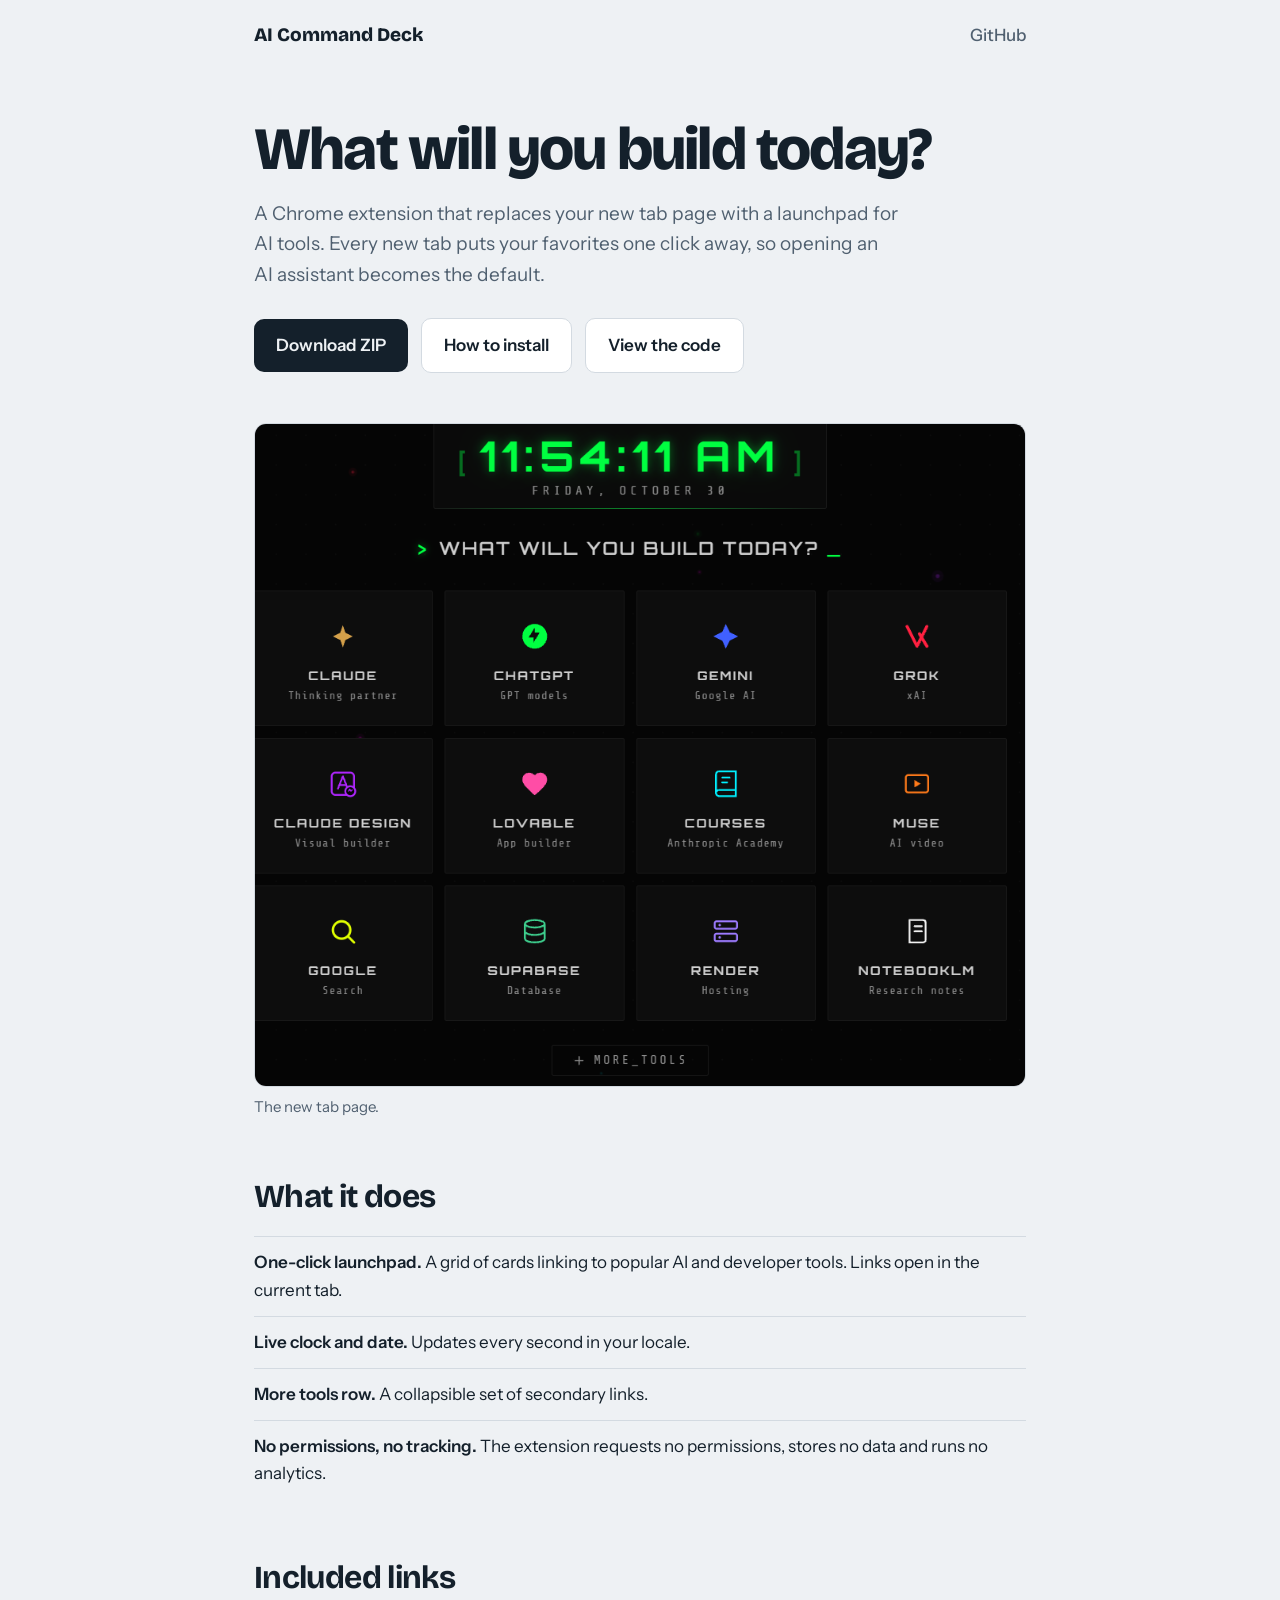
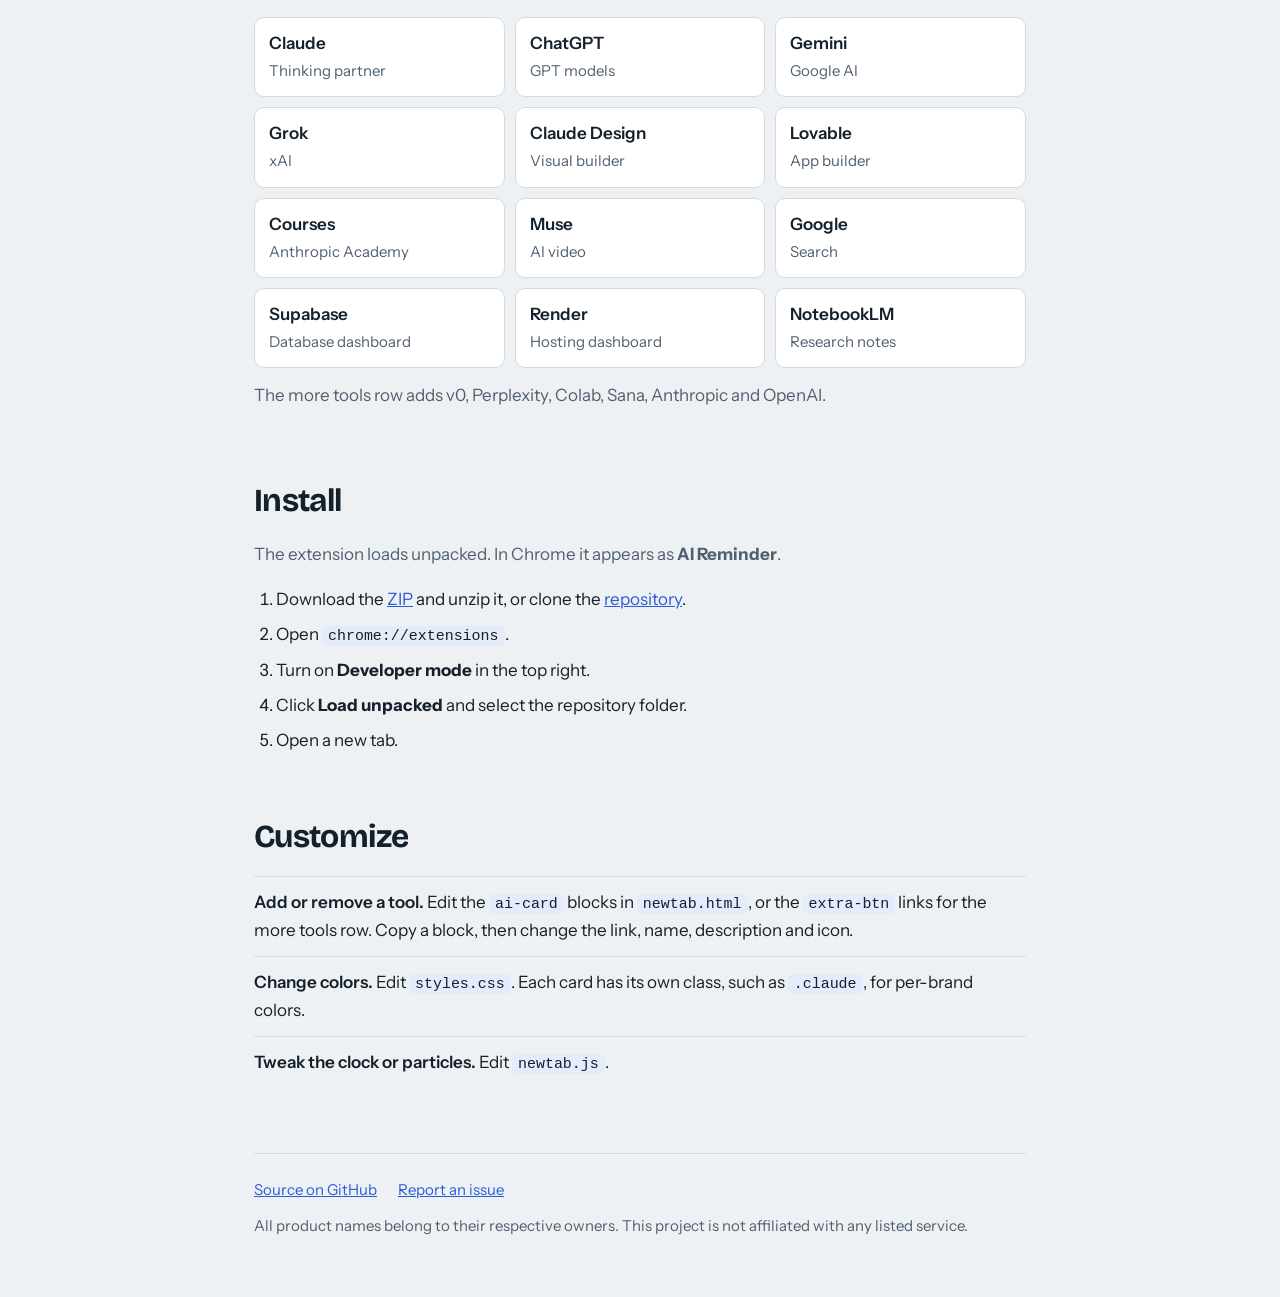
<file: docs/index.html>
<!doctype html>
<html lang="en">
<head>
<meta charset="utf-8">
<meta name="viewport" content="width=device-width, initial-scale=1">
<title>AI Command Deck</title>
<meta name="description" content="A Chrome extension that replaces your new tab page with a launchpad for AI tools.">
<link rel="preconnect" href="https://fonts.googleapis.com">
<link rel="preconnect" href="https://fonts.gstatic.com" crossorigin>
<link href="https://fonts.googleapis.com/css2?family=Bricolage+Grotesque:opsz,wght@12..96,700;12..96,800&family=Instrument+Sans:wght@400;500;600&display=swap" rel="stylesheet">
<style>
:root{
  --paper:#eef1f4;
  --card:#ffffff;
  --ink:#14202b;
  --muted:#506070;
  --line:#d3dae1;
  --blue:#2b5bd7;
  --blue-soft:#e4ebfb;
  --head:"Bricolage Grotesque","Segoe UI",system-ui,sans-serif;
  --body:"Instrument Sans","Segoe UI",system-ui,sans-serif;
}
@media (prefers-color-scheme: dark){
  :root{
    --paper:#0f1720;
    --card:#17212c;
    --ink:#e8eef4;
    --muted:#9db0c1;
    --line:#2a3846;
    --blue:#7da2ff;
    --blue-soft:#1b2a4a;
  }
}
*{box-sizing:border-box}
body{margin:0;background:var(--paper);color:var(--ink);font-family:var(--body);font-size:17px;line-height:1.6;-webkit-font-smoothing:antialiased}
a{color:var(--blue)}
a:focus-visible{outline:3px solid var(--blue);outline-offset:3px;border-radius:4px}
.wrap{max-width:820px;margin:0 auto;padding:0 24px}
header{display:flex;justify-content:space-between;align-items:center;padding:20px 0}
.brand{font-family:var(--head);font-weight:800;font-size:19px;color:var(--ink);text-decoration:none}
header a.gh{color:var(--muted);text-decoration:none;font-weight:500}
header a.gh:hover{color:var(--ink)}
h1{font-family:var(--head);font-weight:800;font-size:clamp(38px,6vw,60px);line-height:1.04;letter-spacing:-.03em;margin:48px 0 18px}
.lede{font-size:19px;color:var(--muted);max-width:34em;margin:0 0 28px}
.btn{display:inline-block;padding:13px 22px;border-radius:10px;font-weight:600;text-decoration:none;margin-right:10px;margin-bottom:10px}
.btn.primary{background:var(--ink);color:var(--paper)}
.btn.ghost{border:1.5px solid var(--line);background:var(--card);color:var(--ink)}
figure.shot{margin:40px 0 0}
figure.shot img{display:block;width:100%;height:auto;border-radius:12px;border:1px solid var(--line)}
figure.shot figcaption{color:var(--muted);font-size:15px;margin-top:8px}
section{padding:52px 0 0}
h2{font-family:var(--head);font-weight:700;font-size:clamp(25px,3.4vw,32px);letter-spacing:-.02em;margin:0 0 14px}
p{margin:0 0 14px}
.muted{color:var(--muted)}
ul.plain{list-style:none;padding:0;margin:0}
ul.plain li{padding:12px 0;border-top:1px solid var(--line)}
ul.plain li b{font-weight:600}
.tools{display:grid;grid-template-columns:repeat(3,1fr);gap:10px;margin-bottom:14px}
.tool{background:var(--card);border:1px solid var(--line);border-radius:10px;padding:12px 14px}
.tool b{display:block;font-weight:600}
.tool span{color:var(--muted);font-size:15px}
ol{padding-left:22px;margin:0}
ol li{padding:4px 0}
code{font-family:ui-monospace,SFMono-Regular,Menlo,Consolas,monospace;font-size:.88em;background:var(--blue-soft);padding:2px 6px;border-radius:5px}
footer{margin-top:64px;border-top:1px solid var(--line);padding:24px 0 48px;color:var(--muted);font-size:15px}
footer a{margin-right:18px}
@media (max-width:640px){
  .tools{grid-template-columns:1fr 1fr}
}
@media (max-width:420px){
  .wrap{padding:0 16px}
  .tools{grid-template-columns:1fr}
}
</style>
</head>
<body>
<div class="wrap">
  <header>
    <a class="brand" href="#top">AI Command Deck</a>
    <a class="gh" href="https://github.com/marcus-erickson/AiChromeExtension">GitHub</a>
  </header>

  <main id="top">
    <h1>What will you build today?</h1>
    <p class="lede">A Chrome extension that replaces your new tab page with a launchpad for AI tools. Every new tab puts your favorites one click away, so opening an AI assistant becomes the default.</p>
    <a class="btn primary" href="https://github.com/marcus-erickson/AiChromeExtension/archive/refs/heads/main.zip">Download ZIP</a>
    <a class="btn ghost" href="#install">How to install</a>
    <a class="btn ghost" href="https://github.com/marcus-erickson/AiChromeExtension">View the code</a>
    <figure class="shot"><img src="screenshot.png" alt="The new tab page: a green digital clock, the prompt What will you build today, and a grid of twelve AI tool cards"><figcaption>The new tab page.</figcaption></figure>

    <section>
      <h2>What it does</h2>
      <ul class="plain">
        <li><b>One-click launchpad.</b> A grid of cards linking to popular AI and developer tools. Links open in the current tab.</li>
        <li><b>Live clock and date.</b> Updates every second in your locale.</li>
        <li><b>More tools row.</b> A collapsible set of secondary links.</li>
        <li><b>No permissions, no tracking.</b> The extension requests no permissions, stores no data and runs no analytics.</li>
      </ul>
    </section>

    <section>
      <h2>Included links</h2>
      <div class="tools">
        <div class="tool"><b>Claude</b><span>Thinking partner</span></div>
        <div class="tool"><b>ChatGPT</b><span>GPT models</span></div>
        <div class="tool"><b>Gemini</b><span>Google AI</span></div>
        <div class="tool"><b>Grok</b><span>xAI</span></div>
        <div class="tool"><b>Claude Design</b><span>Visual builder</span></div>
        <div class="tool"><b>Lovable</b><span>App builder</span></div>
        <div class="tool"><b>Courses</b><span>Anthropic Academy</span></div>
        <div class="tool"><b>Muse</b><span>AI video</span></div>
        <div class="tool"><b>Google</b><span>Search</span></div>
        <div class="tool"><b>Supabase</b><span>Database dashboard</span></div>
        <div class="tool"><b>Render</b><span>Hosting dashboard</span></div>
        <div class="tool"><b>NotebookLM</b><span>Research notes</span></div>
      </div>
      <p class="muted">The more tools row adds v0, Perplexity, Colab, Sana, Anthropic and OpenAI.</p>
    </section>

    <section id="install">
      <h2>Install</h2>
      <p class="muted">The extension loads unpacked. In Chrome it appears as <b>AI Reminder</b>.</p>
      <ol>
        <li>Download the <a href="https://github.com/marcus-erickson/AiChromeExtension/archive/refs/heads/main.zip">ZIP</a> and unzip it, or clone the <a href="https://github.com/marcus-erickson/AiChromeExtension">repository</a>.</li>
        <li>Open <code>chrome://extensions</code>.</li>
        <li>Turn on <b>Developer mode</b> in the top right.</li>
        <li>Click <b>Load unpacked</b> and select the repository folder.</li>
        <li>Open a new tab.</li>
      </ol>
    </section>

    <section>
      <h2>Customize</h2>
      <ul class="plain">
        <li><b>Add or remove a tool.</b> Edit the <code>ai-card</code> blocks in <code>newtab.html</code>, or the <code>extra-btn</code> links for the more tools row. Copy a block, then change the link, name, description and icon.</li>
        <li><b>Change colors.</b> Edit <code>styles.css</code>. Each card has its own class, such as <code>.claude</code>, for per-brand colors.</li>
        <li><b>Tweak the clock or particles.</b> Edit <code>newtab.js</code>.</li>
      </ul>
    </section>
  </main>

  <footer>
    <a href="https://github.com/marcus-erickson/AiChromeExtension">Source on GitHub</a>
    <a href="https://github.com/marcus-erickson/AiChromeExtension/issues">Report an issue</a>
    <p style="margin-top:12px">All product names belong to their respective owners. This project is not affiliated with any listed service.</p>
  </footer>
</div>
</body>
</html>
</file>
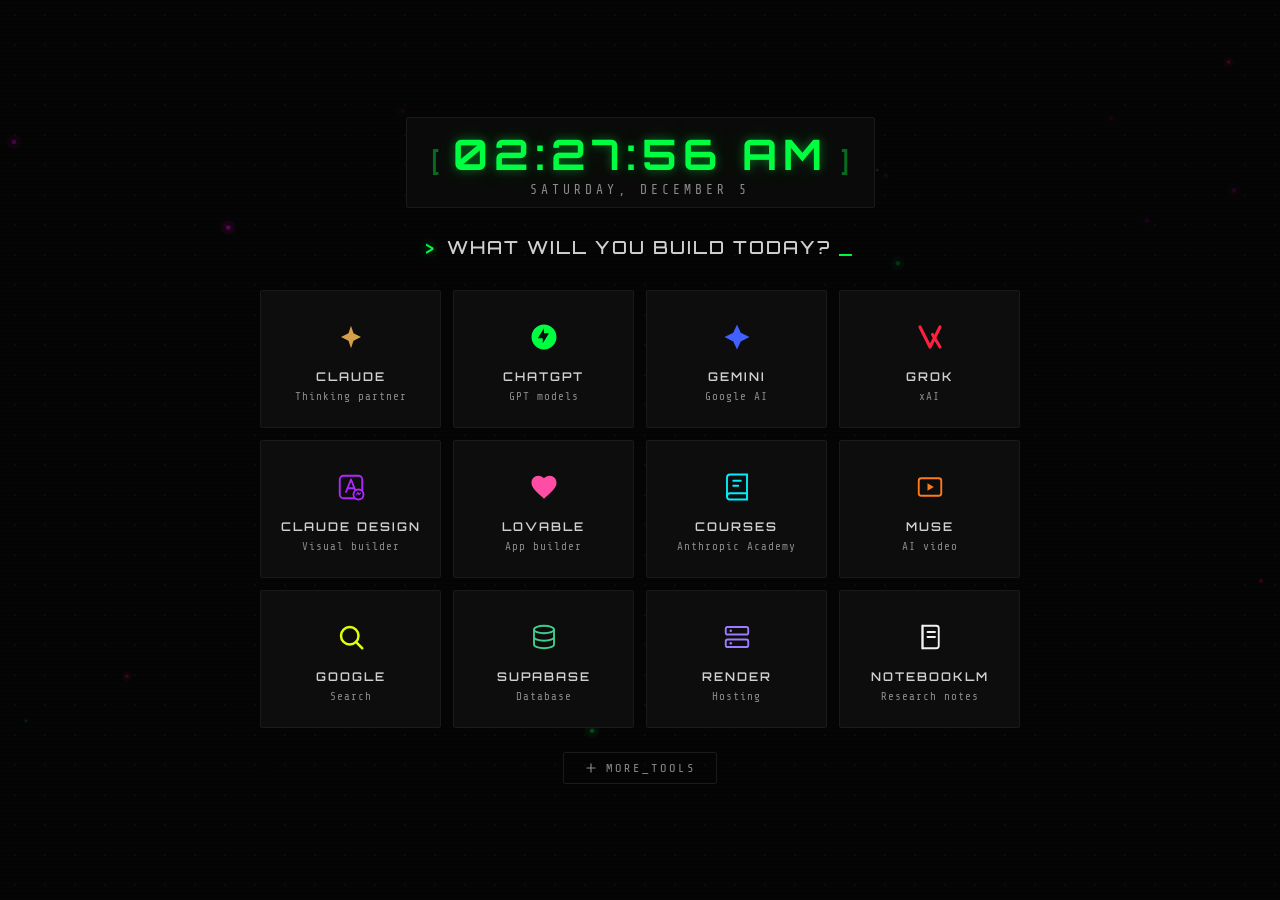
<file: newtab.html>
<!DOCTYPE html>
<html lang="en">
<head>
  <meta charset="UTF-8">
  <meta name="viewport" content="width=device-width, initial-scale=1.0">
  <title>AI Command Deck</title>
  <link rel="stylesheet" href="styles.css">
  <link rel="icon" type="image/png" href="icons/icon16.png">
  <link href="https://fonts.googleapis.com/css2?family=Orbitron:wght@400;500;600;700;800&family=Share+Tech+Mono&display=swap" rel="stylesheet">
</head>
<body>
  <!-- Dot grid background -->
  <div class="dot-grid"></div>

  <!-- Scan line overlay -->
  <div class="scanlines"></div>

  <!-- Floating glitch particles -->
  <canvas id="particle-canvas"></canvas>

  <div class="container">
    <!-- Clock display -->
    <div class="clock-panel">
      <div class="clock-frame">
        <span class="bracket bracket-left">[</span>
        <div class="clock-inner">
          <div id="current-time" class="current-time"></div>
          <div id="current-date" class="current-date"></div>
        </div>
        <span class="bracket bracket-right">]</span>
        <div class="clock-pulse"></div>
      </div>
    </div>

    <!-- Main heading -->
    <h1 class="title">
      <span class="title-accent">&gt;</span>
      What will you build today?
      <span class="cursor-blink">_</span>
    </h1>

    <!-- Main AI buttons grid -->
    <div class="ai-grid">
      <a href="https://claude.ai/new" target="_self" class="ai-card claude">
        <div class="card-glow"></div>
        <div class="card-border"></div>
        <div class="card-content">
          <div class="card-icon">
            <svg width="30" height="30" viewBox="0 0 24 24" fill="none" xmlns="http://www.w3.org/2000/svg">
              <path d="M12 3L14 9L20 12L14 15L12 21L10 15L4 12L10 9L12 3Z" fill="currentColor"/>
            </svg>
          </div>
          <span class="card-name">Claude</span>
          <span class="card-desc">Thinking partner</span>
        </div>
        <div class="corner-marks">
          <span class="corner tl"></span><span class="corner tr"></span>
          <span class="corner bl"></span><span class="corner br"></span>
        </div>
      </a>

      <a href="https://chat.openai.com" target="_self" class="ai-card chatgpt">
        <div class="card-glow"></div>
        <div class="card-border"></div>
        <div class="card-content">
          <div class="card-icon">
            <svg width="30" height="30" viewBox="0 0 24 24" fill="none" xmlns="http://www.w3.org/2000/svg">
              <path d="M12 2C6.48 2 2 6.48 2 12s4.48 10 10 10 10-4.48 10-10S17.52 2 12 2zm-1 15v-4H7l5-8v4h4l-5 8z" fill="currentColor"/>
            </svg>
          </div>
          <span class="card-name">ChatGPT</span>
          <span class="card-desc">GPT models</span>
        </div>
        <div class="corner-marks">
          <span class="corner tl"></span><span class="corner tr"></span>
          <span class="corner bl"></span><span class="corner br"></span>
        </div>
      </a>

      <a href="https://gemini.google.com" target="_self" class="ai-card gemini">
        <div class="card-glow"></div>
        <div class="card-border"></div>
        <div class="card-content">
          <div class="card-icon">
            <svg width="30" height="30" viewBox="0 0 24 24" fill="none" xmlns="http://www.w3.org/2000/svg">
              <path d="M12 2L15 8.5L22 12L15 15.5L12 22L9 15.5L2 12L9 8.5L12 2Z" fill="currentColor"/>
              <circle cx="12" cy="12" r="3" fill="none" stroke="currentColor" stroke-width="1"/>
            </svg>
          </div>
          <span class="card-name">Gemini</span>
          <span class="card-desc">Google AI</span>
        </div>
        <div class="corner-marks">
          <span class="corner tl"></span><span class="corner tr"></span>
          <span class="corner bl"></span><span class="corner br"></span>
        </div>
      </a>

      <a href="https://grok.com" target="_self" class="ai-card grok">
        <div class="card-glow"></div>
        <div class="card-border"></div>
        <div class="card-content">
          <div class="card-icon">
            <svg width="30" height="30" viewBox="0 0 24 24" fill="none" xmlns="http://www.w3.org/2000/svg">
              <path d="M4 4L12 20L20 4" stroke="currentColor" stroke-width="2.5" stroke-linecap="round" stroke-linejoin="round"/>
              <path d="M20 20L14 10" stroke="currentColor" stroke-width="2.5" stroke-linecap="round"/>
            </svg>
          </div>
          <span class="card-name">Grok</span>
          <span class="card-desc">xAI</span>
        </div>
        <div class="corner-marks">
          <span class="corner tl"></span><span class="corner tr"></span>
          <span class="corner bl"></span><span class="corner br"></span>
        </div>
      </a>

      <a href="https://claude.ai/design/" target="_self" class="ai-card claude-design">
        <div class="card-glow"></div>
        <div class="card-border"></div>
        <div class="card-content">
          <div class="card-icon">
            <svg width="30" height="30" viewBox="0 0 24 24" fill="none" xmlns="http://www.w3.org/2000/svg">
              <rect x="3" y="3" width="18" height="18" rx="3" stroke="currentColor" stroke-width="1.5"/>
              <path d="M8 16L12 6L16 16" stroke="currentColor" stroke-width="1.5" stroke-linecap="round" stroke-linejoin="round"/>
              <path d="M9.5 13h5" stroke="currentColor" stroke-width="1.5" stroke-linecap="round"/>
              <circle cx="18" cy="18" r="4" fill="#050505" stroke="currentColor" stroke-width="1.5"/>
              <path d="M16.5 18L17.5 16.5L18.5 18L19.5 17" stroke="currentColor" stroke-width="1" stroke-linecap="round" stroke-linejoin="round"/>
            </svg>
          </div>
          <span class="card-name">Claude Design</span>
          <span class="card-desc">Visual builder</span>
        </div>
        <div class="corner-marks">
          <span class="corner tl"></span><span class="corner tr"></span>
          <span class="corner bl"></span><span class="corner br"></span>
        </div>
      </a>

      <a href="https://lovable.dev" target="_self" class="ai-card lovable">
        <div class="card-glow"></div>
        <div class="card-border"></div>
        <div class="card-content">
          <div class="card-icon">
            <svg width="30" height="30" viewBox="0 0 24 24" fill="none" xmlns="http://www.w3.org/2000/svg">
              <path d="M12 21.35l-1.45-1.32C5.4 15.36 2 12.28 2 8.5 2 5.42 4.42 3 7.5 3c1.74 0 3.41.81 4.5 2.09C13.09 3.81 14.76 3 16.5 3 19.58 3 22 5.42 22 8.5c0 3.78-3.4 6.86-8.55 11.54L12 21.35z" fill="currentColor"/>
            </svg>
          </div>
          <span class="card-name">Lovable</span>
          <span class="card-desc">App builder</span>
        </div>
        <div class="corner-marks">
          <span class="corner tl"></span><span class="corner tr"></span>
          <span class="corner bl"></span><span class="corner br"></span>
        </div>
      </a>

      <a href="https://anthropic.skilljar.com/" target="_self" class="ai-card courses">
        <div class="card-glow"></div>
        <div class="card-border"></div>
        <div class="card-content">
          <div class="card-icon">
            <svg width="30" height="30" viewBox="0 0 24 24" fill="none" xmlns="http://www.w3.org/2000/svg">
              <path d="M4 19.5A2.5 2.5 0 0 1 6.5 17H20" stroke="currentColor" stroke-width="1.5" stroke-linecap="round" stroke-linejoin="round"/>
              <path d="M6.5 2H20v20H6.5A2.5 2.5 0 0 1 4 19.5v-15A2.5 2.5 0 0 1 6.5 2z" stroke="currentColor" stroke-width="1.5"/>
              <path d="M9 7h6M9 11h4" stroke="currentColor" stroke-width="1.5" stroke-linecap="round"/>
            </svg>
          </div>
          <span class="card-name">Courses</span>
          <span class="card-desc">Anthropic Academy</span>
        </div>
        <div class="corner-marks">
          <span class="corner tl"></span><span class="corner tr"></span>
          <span class="corner bl"></span><span class="corner br"></span>
        </div>
      </a>

      <a href="https://muse.ai" target="_self" class="ai-card muse">
        <div class="card-glow"></div>
        <div class="card-border"></div>
        <div class="card-content">
          <div class="card-icon">
            <svg width="30" height="30" viewBox="0 0 24 24" fill="none" xmlns="http://www.w3.org/2000/svg">
              <rect x="3" y="5" width="18" height="14" rx="2" stroke="currentColor" stroke-width="1.5"/>
              <path d="M10 9l5 3-5 3V9z" fill="currentColor"/>
            </svg>
          </div>
          <span class="card-name">Muse</span>
          <span class="card-desc">AI video</span>
        </div>
        <div class="corner-marks">
          <span class="corner tl"></span><span class="corner tr"></span>
          <span class="corner bl"></span><span class="corner br"></span>
        </div>
      </a>

      <a href="https://www.google.com" target="_self" class="ai-card google">
        <div class="card-glow"></div>
        <div class="card-border"></div>
        <div class="card-content">
          <div class="card-icon">
            <svg width="30" height="30" viewBox="0 0 24 24" fill="none" xmlns="http://www.w3.org/2000/svg">
              <circle cx="11" cy="11" r="7" stroke="currentColor" stroke-width="2"/>
              <path d="M16.5 16.5L21 21" stroke="currentColor" stroke-width="2" stroke-linecap="round"/>
            </svg>
          </div>
          <span class="card-name">Google</span>
          <span class="card-desc">Search</span>
        </div>
        <div class="corner-marks">
          <span class="corner tl"></span><span class="corner tr"></span>
          <span class="corner bl"></span><span class="corner br"></span>
        </div>
      </a>

      <a href="https://supabase.com/dashboard" target="_self" class="ai-card supabase">
        <div class="card-glow"></div>
        <div class="card-border"></div>
        <div class="card-content">
          <div class="card-icon">
            <svg width="30" height="30" viewBox="0 0 24 24" fill="none" xmlns="http://www.w3.org/2000/svg">
              <ellipse cx="12" cy="6" rx="8" ry="3" stroke="currentColor" stroke-width="1.5"/><path d="M4 6v6c0 1.66 3.58 3 8 3s8-1.34 8-3V6M4 12v6c0 1.66 3.58 3 8 3s8-1.34 8-3v-6" stroke="currentColor" stroke-width="1.5"/>
            </svg>
          </div>
          <span class="card-name">Supabase</span>
          <span class="card-desc">Database</span>
        </div>
        <div class="corner-marks">
          <span class="corner tl"></span><span class="corner tr"></span>
          <span class="corner bl"></span><span class="corner br"></span>
        </div>
      </a>

      <a href="https://dashboard.render.com" target="_self" class="ai-card render">
        <div class="card-glow"></div>
        <div class="card-border"></div>
        <div class="card-content">
          <div class="card-icon">
            <svg width="30" height="30" viewBox="0 0 24 24" fill="none" xmlns="http://www.w3.org/2000/svg">
              <rect x="3" y="4" width="18" height="6" rx="1.5" stroke="currentColor" stroke-width="1.5"/><rect x="3" y="14" width="18" height="6" rx="1.5" stroke="currentColor" stroke-width="1.5"/><circle cx="7" cy="7" r="1" fill="currentColor"/><circle cx="7" cy="17" r="1" fill="currentColor"/>
            </svg>
          </div>
          <span class="card-name">Render</span>
          <span class="card-desc">Hosting</span>
        </div>
        <div class="corner-marks">
          <span class="corner tl"></span><span class="corner tr"></span>
          <span class="corner bl"></span><span class="corner br"></span>
        </div>
      </a>

      <a href="https://notebooklm.google.com" target="_self" class="ai-card notebooklm">
        <div class="card-glow"></div>
        <div class="card-border"></div>
        <div class="card-content">
          <div class="card-icon">
            <svg width="30" height="30" viewBox="0 0 24 24" fill="none" xmlns="http://www.w3.org/2000/svg">
              <path d="M6 3h11a2 2 0 0 1 2 2v14a2 2 0 0 1-2 2H6V3z" stroke="currentColor" stroke-width="1.5"/><path d="M6 3v18M10 8h6M10 12h6" stroke="currentColor" stroke-width="1.5" stroke-linecap="round"/>
            </svg>
          </div>
          <span class="card-name">NotebookLM</span>
          <span class="card-desc">Research notes</span>
        </div>
        <div class="corner-marks">
          <span class="corner tl"></span><span class="corner tr"></span>
          <span class="corner bl"></span><span class="corner br"></span>
        </div>
      </a>
    </div>

    <!-- Expand button for more tools -->
    <button id="more-tools-btn" class="more-tools-btn">
      <svg width="14" height="14" viewBox="0 0 24 24" fill="none" xmlns="http://www.w3.org/2000/svg">
        <path d="M12 5v14M5 12h14" stroke="currentColor" stroke-width="2" stroke-linecap="round"/>
      </svg>
      MORE_TOOLS
    </button>

    <div id="extra-tools" class="extra-tools hidden">
      <div class="extra-grid">
        <a href="https://v0.dev" target="_self" class="extra-btn">
          <span class="extra-icon">
            <svg width="16" height="16" viewBox="0 0 24 24" fill="none"><rect x="3" y="3" width="18" height="18" rx="2" stroke="currentColor" stroke-width="1.5"/><path d="M8 16l4-10 4 10" stroke="currentColor" stroke-width="1.5" stroke-linecap="round"/></svg>
          </span>
          <span>v0</span>
        </a>
        <a href="https://www.perplexity.ai" target="_self" class="extra-btn">
          <span class="extra-icon">
            <svg width="16" height="16" viewBox="0 0 24 24" fill="none"><circle cx="11" cy="11" r="6" stroke="currentColor" stroke-width="1.5"/><path d="M15.5 15.5L20 20" stroke="currentColor" stroke-width="1.5" stroke-linecap="round"/><path d="M11 8v6M8 11h6" stroke="currentColor" stroke-width="1" stroke-linecap="round"/></svg>
          </span>
          <span>Perplexity</span>
        </a>
        <a href="https://colab.research.google.com" target="_self" class="extra-btn">
          <span class="extra-icon">
            <svg width="16" height="16" viewBox="0 0 24 24" fill="none"><path d="M4 6h16v12H4z" stroke="currentColor" stroke-width="1.5" stroke-linejoin="round"/><path d="M8 10l3 3-3 3M13 15h3" stroke="currentColor" stroke-width="1.5" stroke-linecap="round" stroke-linejoin="round"/></svg>
          </span>
          <span>Colab</span>
        </a>
        <a href="https://sana.ai" target="_self" class="extra-btn">
          <span class="extra-icon">
            <svg width="16" height="16" viewBox="0 0 24 24" fill="none"><circle cx="12" cy="12" r="9" stroke="currentColor" stroke-width="1.5"/><path d="M12 7v5l3.5 3.5" stroke="currentColor" stroke-width="1.5" stroke-linecap="round"/></svg>
          </span>
          <span>Sana</span>
        </a>
        <a href="https://www.anthropic.com" target="_self" class="extra-btn">
          <span class="extra-icon">
            <svg width="16" height="16" viewBox="0 0 24 24" fill="none"><path d="M12 3L14 9L20 12L14 15L12 21L10 15L4 12L10 9L12 3Z" stroke="currentColor" stroke-width="1.5" fill="none"/></svg>
          </span>
          <span>Anthropic</span>
        </a>
        <a href="https://www.openai.com" target="_self" class="extra-btn">
          <span class="extra-icon">
            <svg width="16" height="16" viewBox="0 0 24 24" fill="none"><circle cx="12" cy="12" r="9" stroke="currentColor" stroke-width="1.5"/><path d="M12 7v5l3.5 3.5" stroke="currentColor" stroke-width="1" stroke-linecap="round"/><circle cx="12" cy="12" r="2" fill="currentColor"/></svg>
          </span>
          <span>OpenAI</span>
        </a>
      </div>
    </div>
  </div>

  <script src="newtab.js"></script>
</body>
</html>
</file>
<file: styles.css>
/* ============================================
   DARK ACID TECHNO THEME - AI COMMAND DECK
   ============================================ */

:root {
  --bg-void: #050505;
  --bg-panel: #0a0a0a;
  --bg-card: #0d0d0d;
  --bg-card-hover: #111111;

  --neon-green: #00FF41;
  --neon-cyan: #00F0FF;
  --neon-magenta: #FF00E5;
  --neon-purple: #B026FF;
  --neon-red: #FF2040;
  --neon-yellow: #E0FF00;
  --neon-pink: #FF4DA6;
  --neon-blue: #4060FF;

  --text-primary: #D0D0D0;
  --text-secondary: #8a8a8a;
  --text-dim: #353535;
  --border-default: #1a1a1a;
  --border-hover: #2a2a2a;

  /* Per-card neon accents */
  --claude-neon: #D4A04A;
  --chatgpt-neon: #00FF41;
  --gemini-neon: #4060FF;
  --grok-neon: #FF2040;
  --design-neon: #B026FF;
  --lovable-neon: #FF4DA6;
  --courses-neon: #00F0FF;
  --google-neon: #E0FF00;
  --muse-neon: #FF7A1A;
  --supabase-neon: #3ECF8E;
  --render-neon: #9D7BFF;
  --notebooklm-neon: #F2F2F2;
}

* {
  margin: 0;
  padding: 0;
  box-sizing: border-box;
}

body {
  background-color: var(--bg-void);
  min-height: 100vh;
  display: flex;
  align-items: center;
  justify-content: center;
  font-family: 'Share Tech Mono', 'Courier New', monospace;
  color: var(--text-primary);
  overflow: hidden;
  position: relative;
}

/* ============================================
   DOT GRID BACKGROUND
   ============================================ */

.dot-grid {
  position: fixed;
  top: 0; left: 0; right: 0; bottom: 0;
  background-image: radial-gradient(circle, rgba(255, 255, 255, 0.03) 1px, transparent 1px);
  background-size: 30px 30px;
  z-index: 0;
}

/* ============================================
   SCANLINE OVERLAY
   ============================================ */

.scanlines {
  position: fixed;
  top: 0; left: 0; right: 0; bottom: 0;
  background: repeating-linear-gradient(
    0deg,
    transparent,
    transparent 2px,
    rgba(0, 0, 0, 0.08) 2px,
    rgba(0, 0, 0, 0.08) 4px
  );
  pointer-events: none;
  z-index: 1;
}

/* ============================================
   PARTICLE CANVAS
   ============================================ */

#particle-canvas {
  position: fixed;
  top: 0; left: 0;
  width: 100%;
  height: 100%;
  pointer-events: none;
  z-index: 0;
}

/* ============================================
   MAIN CONTAINER
   ============================================ */

.container {
  width: 100%;
  max-width: 800px;
  padding: 20px;
  position: relative;
  z-index: 2;
}

/* ============================================
   CLOCK PANEL
   ============================================ */

.clock-panel {
  text-align: center;
  margin-bottom: 28px;
}

.clock-frame {
  display: inline-flex;
  align-items: center;
  gap: 12px;
  padding: 10px 24px;
  border: 1px solid var(--border-default);
  border-radius: 2px;
  background: var(--bg-panel);
  position: relative;
}

.bracket {
  font-family: 'Orbitron', monospace;
  font-size: 36px;
  font-weight: 300;
  color: var(--neon-green);
  opacity: 0.4;
  line-height: 1;
}

.clock-inner {
  text-align: center;
}

.current-time {
  font-family: 'Orbitron', monospace;
  font-size: 42px;
  font-weight: 700;
  color: var(--neon-green);
  letter-spacing: 6px;
  text-shadow:
    0 0 10px rgba(0, 255, 65, 0.4),
    0 0 30px rgba(0, 255, 65, 0.15);
}

.current-date {
  font-family: 'Share Tech Mono', monospace;
  font-size: 13px;
  color: var(--text-secondary);
  letter-spacing: 4px;
  text-transform: uppercase;
  margin-top: 2px;
}

.clock-pulse {
  position: absolute;
  bottom: -1px;
  left: 0;
  width: 100%;
  height: 1px;
  background: linear-gradient(90deg, transparent, var(--neon-green), transparent);
  opacity: 0;
  animation: pulse-line 3s ease-in-out infinite;
}

@keyframes pulse-line {
  0%, 100% { opacity: 0; }
  50% { opacity: 0.6; }
}

/* ============================================
   TITLE
   ============================================ */

.title {
  text-align: center;
  font-family: 'Orbitron', monospace;
  font-size: 18px;
  font-weight: 500;
  color: var(--text-primary);
  margin-bottom: 32px;
  letter-spacing: 2px;
  text-transform: uppercase;
}

.title-accent {
  color: var(--neon-green);
  margin-right: 4px;
  text-shadow: 0 0 8px rgba(0, 255, 65, 0.5);
}

.cursor-blink {
  color: var(--neon-green);
  animation: blink 1s step-end infinite;
}

@keyframes blink {
  0%, 100% { opacity: 1; }
  50% { opacity: 0; }
}

/* ============================================
   AI CARD GRID
   ============================================ */

.ai-grid {
  display: grid;
  grid-template-columns: repeat(4, 1fr);
  gap: 12px;
  margin-bottom: 24px;
}

.ai-card {
  position: relative;
  display: flex;
  flex-direction: column;
  align-items: center;
  justify-content: center;
  padding: 24px 14px;
  background: var(--bg-card);
  border: 1px solid var(--border-default);
  border-radius: 2px;
  text-decoration: none;
  color: var(--text-primary);
  transition: all 0.25s ease;
  overflow: hidden;
  cursor: pointer;
}

/* Animated top border line */
.card-border {
  position: absolute;
  top: 0; left: 0;
  width: 0;
  height: 1px;
  background: var(--card-neon, var(--neon-green));
  transition: width 0.4s ease;
  box-shadow: 0 0 6px var(--card-neon, var(--neon-green));
}

.ai-card:hover .card-border {
  width: 100%;
}

.ai-card:hover {
  background: var(--bg-card-hover);
  border-color: var(--border-hover);
  transform: translateY(-2px);
  box-shadow:
    0 4px 20px rgba(0, 0, 0, 0.6),
    0 0 30px rgba(var(--glow-rgb, 0, 255, 65), 0.08);
}

/* Glow effect */
.card-glow {
  position: absolute;
  top: 0; left: 0; right: 0; bottom: 0;
  background: radial-gradient(ellipse at 50% 0%, rgba(var(--glow-rgb, 0, 255, 65), 0.04) 0%, transparent 70%);
  opacity: 0;
  transition: opacity 0.3s ease;
  pointer-events: none;
}

.ai-card:hover .card-glow {
  opacity: 1;
}

.card-content {
  position: relative;
  z-index: 1;
  display: flex;
  flex-direction: column;
  align-items: center;
  gap: 6px;
}

.card-icon {
  width: 44px;
  height: 44px;
  display: flex;
  align-items: center;
  justify-content: center;
  margin-bottom: 4px;
  transition: all 0.3s;
}

.ai-card:hover .card-icon {
  filter: drop-shadow(0 0 6px var(--card-neon, var(--neon-green)));
}

.card-name {
  font-family: 'Orbitron', monospace;
  font-size: 12px;
  font-weight: 600;
  letter-spacing: 2px;
  text-transform: uppercase;
}

.card-desc {
  font-size: 11px;
  color: var(--text-secondary);
  letter-spacing: 1px;
}

/* Corner bracket marks */
.corner-marks {
  position: absolute;
  top: 0; left: 0; right: 0; bottom: 0;
  pointer-events: none;
  opacity: 0;
  transition: opacity 0.3s;
}

.ai-card:hover .corner-marks {
  opacity: 1;
}

.corner {
  position: absolute;
  width: 10px;
  height: 10px;
  border-color: var(--card-neon, var(--neon-green));
  border-style: solid;
  border-width: 0;
}

.corner.tl { top: 3px; left: 3px; border-top-width: 1px; border-left-width: 1px; }
.corner.tr { top: 3px; right: 3px; border-top-width: 1px; border-right-width: 1px; }
.corner.bl { bottom: 3px; left: 3px; border-bottom-width: 1px; border-left-width: 1px; }
.corner.br { bottom: 3px; right: 3px; border-bottom-width: 1px; border-right-width: 1px; }

/* Per-card neon colors */
.ai-card.claude {
  --card-neon: var(--claude-neon);
  --glow-rgb: 212, 160, 74;
}
.ai-card.claude .card-icon { color: var(--claude-neon); }

.ai-card.chatgpt {
  --card-neon: var(--chatgpt-neon);
  --glow-rgb: 0, 255, 65;
}
.ai-card.chatgpt .card-icon { color: var(--chatgpt-neon); }

.ai-card.gemini {
  --card-neon: var(--gemini-neon);
  --glow-rgb: 64, 96, 255;
}
.ai-card.gemini .card-icon { color: var(--gemini-neon); }

.ai-card.grok {
  --card-neon: var(--grok-neon);
  --glow-rgb: 255, 32, 64;
}
.ai-card.grok .card-icon { color: var(--grok-neon); }

.ai-card.claude-design {
  --card-neon: var(--design-neon);
  --glow-rgb: 176, 38, 255;
}
.ai-card.claude-design .card-icon { color: var(--design-neon); }

.ai-card.lovable {
  --card-neon: var(--lovable-neon);
  --glow-rgb: 255, 77, 166;
}
.ai-card.lovable .card-icon { color: var(--lovable-neon); }

.ai-card.courses {
  --card-neon: var(--courses-neon);
  --glow-rgb: 0, 240, 255;
}
.ai-card.courses .card-icon { color: var(--courses-neon); }

.ai-card.muse {
  --card-neon: var(--muse-neon);
  --glow-rgb: 255, 122, 26;
}
.ai-card.muse .card-icon { color: var(--muse-neon); }

.ai-card.supabase {
  --card-neon: var(--supabase-neon);
  --glow-rgb: 62, 207, 142;
}
.ai-card.supabase .card-icon { color: var(--supabase-neon); }

.ai-card.render {
  --card-neon: var(--render-neon);
  --glow-rgb: 157, 123, 255;
}
.ai-card.render .card-icon { color: var(--render-neon); }

.ai-card.notebooklm {
  --card-neon: var(--notebooklm-neon);
  --glow-rgb: 242, 242, 242;
}
.ai-card.notebooklm .card-icon { color: var(--notebooklm-neon); }

.ai-card.google {
  --card-neon: var(--google-neon);
  --glow-rgb: 224, 255, 0;
}
.ai-card.google .card-icon { color: var(--google-neon); }

/* ============================================
   MORE TOOLS BUTTON & EXTRA TOOLS
   ============================================ */

.more-tools-btn {
  display: flex;
  align-items: center;
  justify-content: center;
  gap: 8px;
  margin: 0 auto;
  padding: 8px 20px;
  background: transparent;
  border: 1px solid var(--border-default);
  border-radius: 2px;
  color: var(--text-secondary);
  font-family: 'Share Tech Mono', monospace;
  font-size: 12px;
  letter-spacing: 3px;
  text-transform: uppercase;
  cursor: pointer;
  transition: all 0.3s ease;
}

.more-tools-btn:hover {
  color: var(--neon-green);
  border-color: rgba(0, 255, 65, 0.3);
  text-shadow: 0 0 8px rgba(0, 255, 65, 0.3);
}

.more-tools-btn.active {
  color: var(--neon-green);
  border-color: rgba(0, 255, 65, 0.3);
}

.more-tools-btn.active svg {
  transform: rotate(45deg);
}

.more-tools-btn svg {
  transition: transform 0.3s ease;
}

.extra-tools {
  margin-top: 16px;
  padding-top: 16px;
  border-top: 1px solid var(--border-default);
  animation: fade-in 0.3s ease;
}

.extra-tools.hidden {
  display: none;
}

@keyframes fade-in {
  from { opacity: 0; transform: translateY(-6px); }
  to { opacity: 1; transform: translateY(0); }
}

.extra-grid {
  display: grid;
  grid-template-columns: repeat(6, 1fr);
  gap: 8px;
}

.extra-btn {
  display: flex;
  align-items: center;
  gap: 6px;
  padding: 8px 10px;
  background: var(--bg-panel);
  border: 1px solid var(--border-default);
  border-radius: 2px;
  text-decoration: none;
  color: var(--text-secondary);
  font-family: 'Share Tech Mono', monospace;
  font-size: 11px;
  letter-spacing: 1px;
  transition: all 0.2s ease;
}

.extra-btn:hover {
  color: var(--neon-green);
  border-color: rgba(0, 255, 65, 0.3);
  background: var(--bg-card);
}

.extra-icon {
  display: flex;
  align-items: center;
  color: var(--text-dim);
  transition: color 0.2s;
}

.extra-btn:hover .extra-icon {
  color: var(--neon-green);
}

/* ============================================
   GLITCH HOVER EFFECT ON CARDS
   ============================================ */

.ai-card:active {
  animation: glitch-click 0.15s ease;
}

@keyframes glitch-click {
  0% { transform: translate(0, -2px); }
  25% { transform: translate(-2px, -2px); }
  50% { transform: translate(2px, -2px); }
  75% { transform: translate(-1px, -2px); }
  100% { transform: translate(0, -2px); }
}

/* ============================================
   RESPONSIVE
   ============================================ */

@media (max-width: 720px) {
  .ai-grid {
    grid-template-columns: repeat(3, 1fr);
  }

  .extra-grid {
    grid-template-columns: repeat(3, 1fr);
  }
}

@media (max-width: 540px) {
  .container {
    padding: 16px;
  }

  .ai-grid {
    grid-template-columns: repeat(2, 1fr);
    gap: 10px;
  }

  .current-time {
    font-size: 32px;
  }

  .title {
    font-size: 14px;
  }

  .ai-card {
    padding: 20px 12px;
  }

  .extra-grid {
    grid-template-columns: repeat(2, 1fr);
  }

  .card-name {
    font-size: 11px;
    letter-spacing: 1px;
  }
}
</file>
